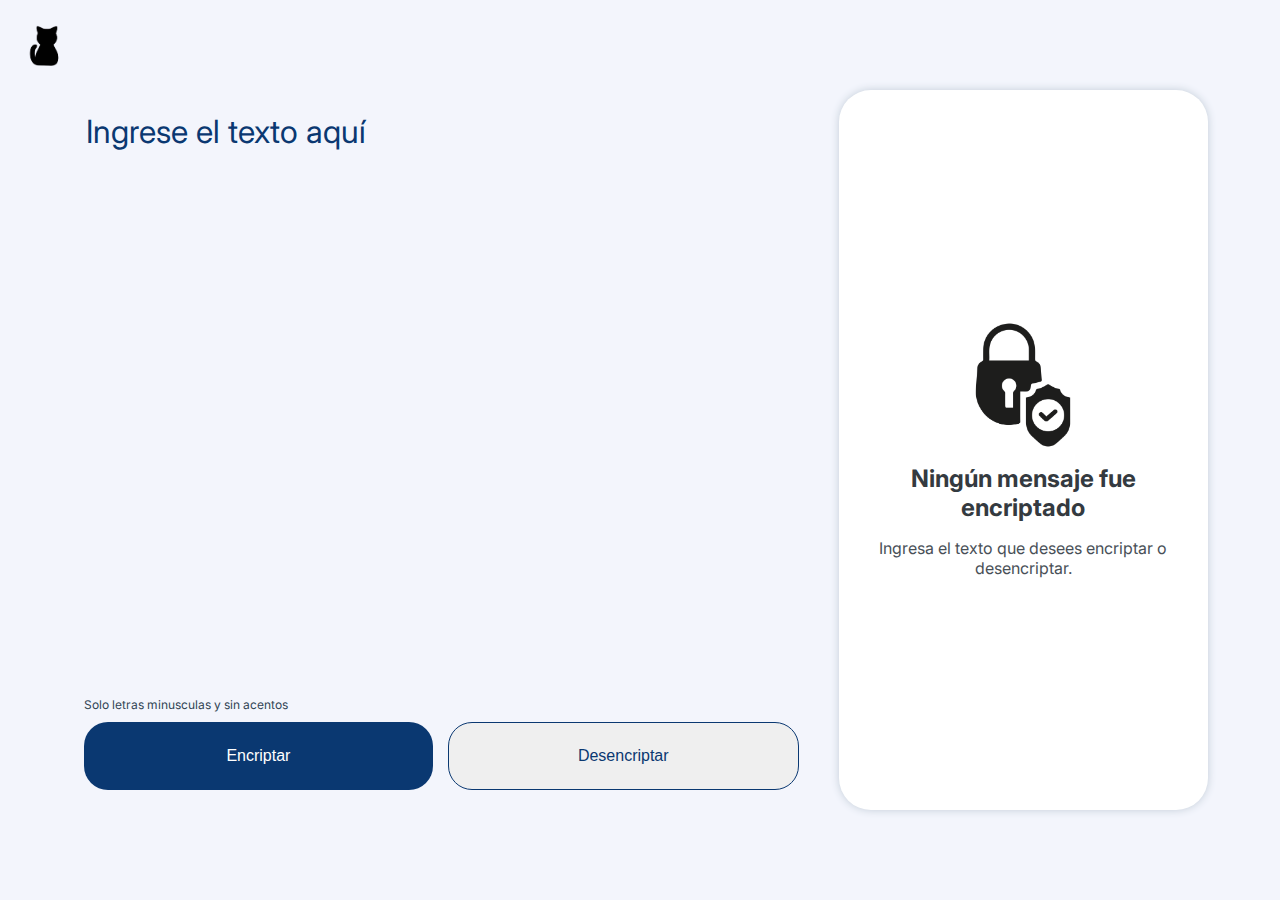
<file: index.html>
<!DOCTYPE html>
<html lang="es-CO">

<head>
    <meta charset="UTF-8">
    <meta http-equiv="X-UA-Compatible" content="IE=edge">
    <meta name="viewport" content="width=device-width, initial-scale=1.0">
    <link rel="preconnect" href="https://fonts.googleapis.com">
    <link rel="preconnect" href="https://fonts.gstatic.com" crossorigin>
    <link href="https://fonts.googleapis.com/css2?family=Nunito:wght@400;700&display=swap" rel="stylesheet">
    <link rel="stylesheet" href="https://cdnjs.cloudflare.com/ajax/libs/font-awesome/6.2.1/css/all.min.css"
        integrity="sha512-MV7K8+y+gLIBoVD59lQIYicR65iaqukzvf/nwasF0nqhPay5w/9lJmVM2hMDcnK1OnMGCdVK+iQrJ7lzPJQd1w=="
        crossorigin="anonymous" referrerpolicy="no-referrer" />
    <link rel="stylesheet" href="./src/styles/style.css">
    <link rel="icon" href="favicon.png" type="image/x-icon">
    <title>Scrambler</title>
</head>

<body>
    <header>
        <a href="index.html">
            <img class="logo" src="./assets/icon.png" alt="Logo Scrambler">
        </a>
    </header>

    <div class="container">
        <div class="seccion1">
            <textarea id="texto" placeholder="Ingrese el texto aquí"></textarea>
            <div class="validar">
                <p> <i class="fa-solid fa-circle-exclamation icono-aviso"></i> Solo letras minusculas y sin acentos</p>
                <div class="botones">
                    <button class="boton-encriptar">Encriptar</button>
                    <button class="boton-desencriptar">Desencriptar</button>
                </div>
            </div>
        </div>
        <div class="seccion2">
            <div class="resultado">
                <img class="img-aviso" src="./assets/locked-padlock.webp" alt="imagen encriptacion">
                <h3>Ningún mensaje fue encriptado</h3>
                <p class="txt-aviso">Ingresa el texto que desees encriptar o desencriptar.</p>
            </div>
        </div>
    </div>

    <script src="./src/app.js"></script>
</body>

</html>
</file>
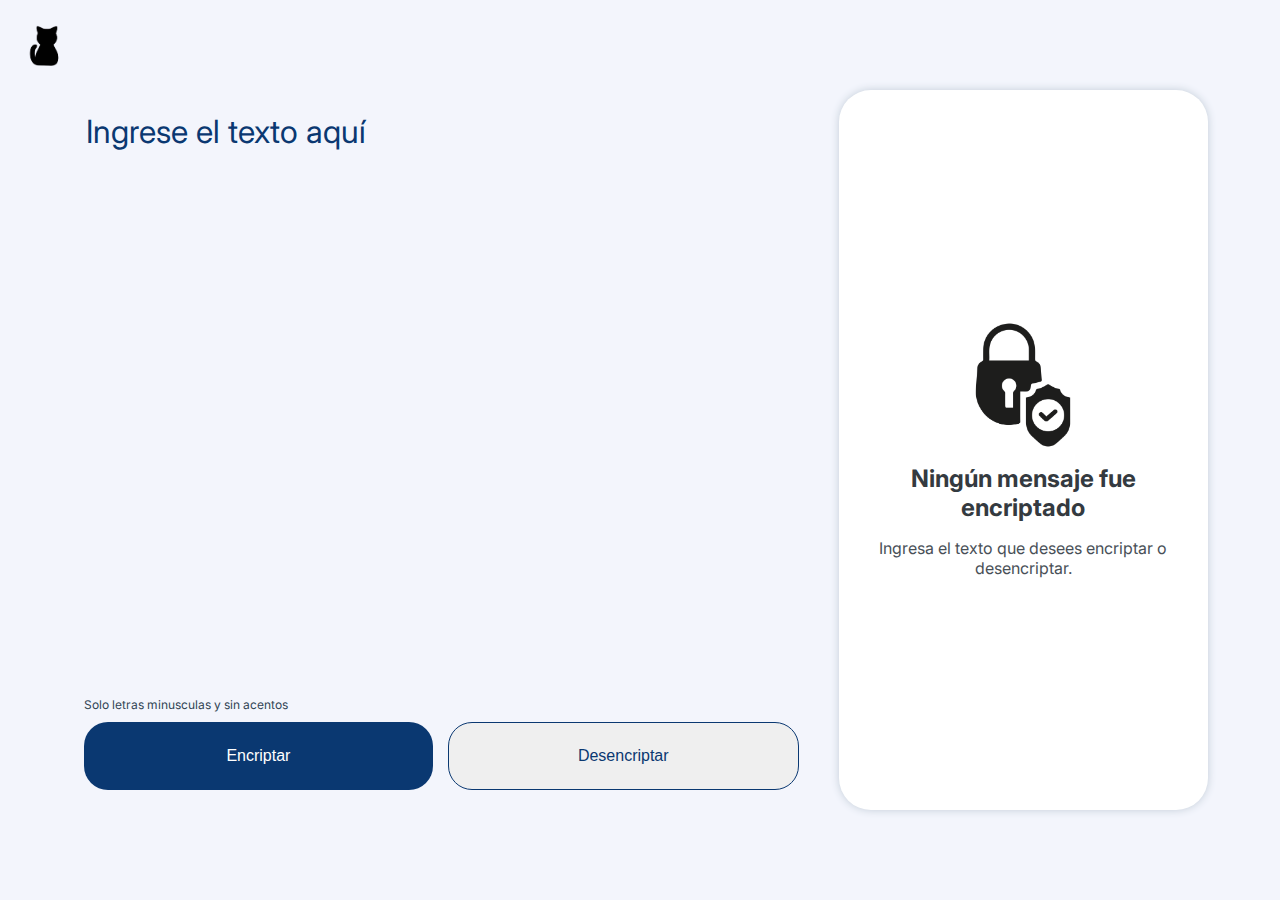
<file: public/index.html>
<!DOCTYPE html>
<html lang="es-CO">

<head>
    <meta charset="UTF-8">
    <meta http-equiv="X-UA-Compatible" content="IE=edge">
    <meta name="viewport" content="width=device-width, initial-scale=1.0">
    <link rel="preconnect" href="https://fonts.googleapis.com">
    <link rel="preconnect" href="https://fonts.gstatic.com" crossorigin>
    <link href="https://fonts.googleapis.com/css2?family=Nunito:wght@400;700&display=swap" rel="stylesheet">
    <link rel="stylesheet" href="https://cdnjs.cloudflare.com/ajax/libs/font-awesome/6.2.1/css/all.min.css"
        integrity="sha512-MV7K8+y+gLIBoVD59lQIYicR65iaqukzvf/nwasF0nqhPay5w/9lJmVM2hMDcnK1OnMGCdVK+iQrJ7lzPJQd1w=="
        crossorigin="anonymous" referrerpolicy="no-referrer" />
    <link rel="stylesheet" href="../src/styles/style.css">
    <link rel="icon" href="favicon.png" type="image/x-icon">
    <title>Scrambler</title>
</head>

<body>
    <header>
        <a href="index.html">
            <img class="logo" src="../assets/icon.png" alt="Logo Scrambler">
        </a>
    </header>

    <div class="container">
        <div class="seccion1">
            <textarea id="texto" placeholder="Ingrese el texto aquí"></textarea>
            <div class="validar">
                <p> <i class="fa-solid fa-circle-exclamation icono-aviso"></i> Solo letras minusculas y sin acentos</p>
                <div class="botones">
                    <button class="boton-encriptar">Encriptar</button>
                    <button class="boton-desencriptar">Desencriptar</button>
                </div>
            </div>
        </div>
        <div class="seccion2">
            <div class="resultado">
                <img class="img-aviso" src="../assets/locked-padlock.webp" alt="imagen encriptacion">
                <h3>Ningún mensaje fue encriptado</h3>
                <p class="txt-aviso">Ingresa el texto que desees encriptar o desencriptar.</p>
            </div>
        </div>
    </div>

    <script src="../src/app.js"></script>
</body>

</html>
</file>
<file: src/styles/style.css>
@import url('https://fonts.googleapis.com/css2?family=Inter:wght@100..900&display=swap');

* {
    margin: 0px;
    box-sizing: border-box;
}

body {
    background-color: #F3F5FC;
    overflow: hidden;
}

img {
    max-width: 100%;
    display: block;
}

header {
    padding: 20px;
    display: flex;
    justify-content: space-between;
    align-items: center;
}

header .logo {
    width: 50px;
}

header p {
    color: #5b6e93;
}


/* Container Padre */
.container {
    width: 90%;
    height: 80vh;
    margin: 0px auto 50px auto;
    display: grid;
    grid-template-columns: 2fr 1fr;
    gap: 20px;
}


/* Seccion 1 */
.seccion1 {
    display: flex;
    flex-direction: column;
    justify-content: space-between;
    padding: 20px;
}

textarea {
    border: none;
    background-color: transparent;
    width: 100%;
    height: 200px;
    font-family: 'Inter', sans-serif;
    font-size: 32px;
    font-weight: 400;
    resize: none;
    color: #0A3871;
}

textarea::placeholder {
    color: #0A3871;
    opacity: 1;
}

textarea:focus {
    outline: none;
}

.seccion1 p {
    font-family: 'Inter', sans-serif;
    font-size: 12px;
    color: rgb(49, 68, 84);
}

.seccion1 button,
.seccion2 button {
    border: none;
    padding: 24px;
    border-radius: 24px;
    cursor: pointer;
    transition: all ease 400ms;
    font-size: 16px;
    font-weight: 400;
}

.seccion1 button:hover,
.seccion2 button:hover {
    transform: scale(1.05);
}

.botones {
    margin-top: 10px;
    display: flex;
    gap: 15px;
}

.seccion1 .boton-encriptar {
    background-color: #0A3871;
    color: #fff;
    flex: 1;
}

.seccion1 .boton-desencriptar {
    border: 1px solid #0A3871;
    color: #0A3871;
    flex: 1;
}

.error {
    font-family: 'Inter', sans-serif;
    text-align: center;
    padding: 5px;
    border: 1px solid rgb(188, 1, 66);
    color: rgb(188, 1, 66);
    margin: 7px;
    border-radius: 16px;
}

/* Seccion 2 */
.seccion2 {
    background-color: #fff;
    padding: 15px;
    display: flex;
    flex-direction: column;
    border-radius: 32px;
    box-shadow: 0px 0px 8px rgb(195, 205, 216);
    width: 90%;
    box-sizing: content-box;
}

.seccion2 img {
    width: 150px;
}

.boton-copiar {
    border: 1px solid #0A3871 !important;
    background-color: transparent;
    color: #0A3871;
    width: 90%;
    margin-bottom: 8px;
    margin-top: auto;
    position: relative;
    place-self: center;
}

.resultado {
    display: flex;
    width: 100%;
    height: 100%;
    flex-direction: column;
    align-items: center;
    justify-content: center;
    text-align: center;
    gap: 16px;
}

.txt-aviso {
    font-family: 'Inter', sans-serif;
    font-size: 16px;
    font-weight: 400;
    color: #495057;
}

.salida-texto {
    width: 100%;
    height: 100%;
    font-family: 'Inter', sans-serif;
    font-size: 24px;
    font-weight: 400;
    color: #495057;
    top: 1px;
    text-align: start;
    padding: 10px;
    overflow-y: 1;
}

h3 {
    color: #343A40;
    font-family: 'Inter', sans-serif;
    font-size: 24px;
    font-weight: 700;
}

/* Mobile desing styles */
@media (max-width: 550px) {
    .container {
        width: 95%;
        grid-template-columns: 1fr;
        width: 100%;
        gap: none;
    }

    .seccion1 {
        height: 250px;
    }

    textarea {
        height: 200px;
    }

    .img-aviso {
        display: none;
    }

    .botones{
        flex-direction: column;
    }

    .seccion1 {
        width: 100%;
        height: 600px;
    }

    body {
        display: flex;
        flex-direction: column;
        overflow: visible;
        margin-bottom: 200px;

    }

    .seccion2 {
        position: relative;
        top: auto;
        width: 90%;
        justify-self: center;
        padding: 0px;
    }

    .resultado {
        padding: 20px;
    }
}

/* Sniper */
@keyframes sk-rotate {
    0% {
        transform: rotate(0deg);
    }
    100% {
        transform: rotate(360deg);
    }
}

.sk-circle {
    margin: 100px auto;
    width: 40px;
    height: 40px;
    border: 4px solid rgba(17, 121, 201, 0.1);
    border-top-color: rgb(17, 121, 201);
    border-radius: 50%;
    animation: sk-rotate 1s linear infinite;
}
</file>
